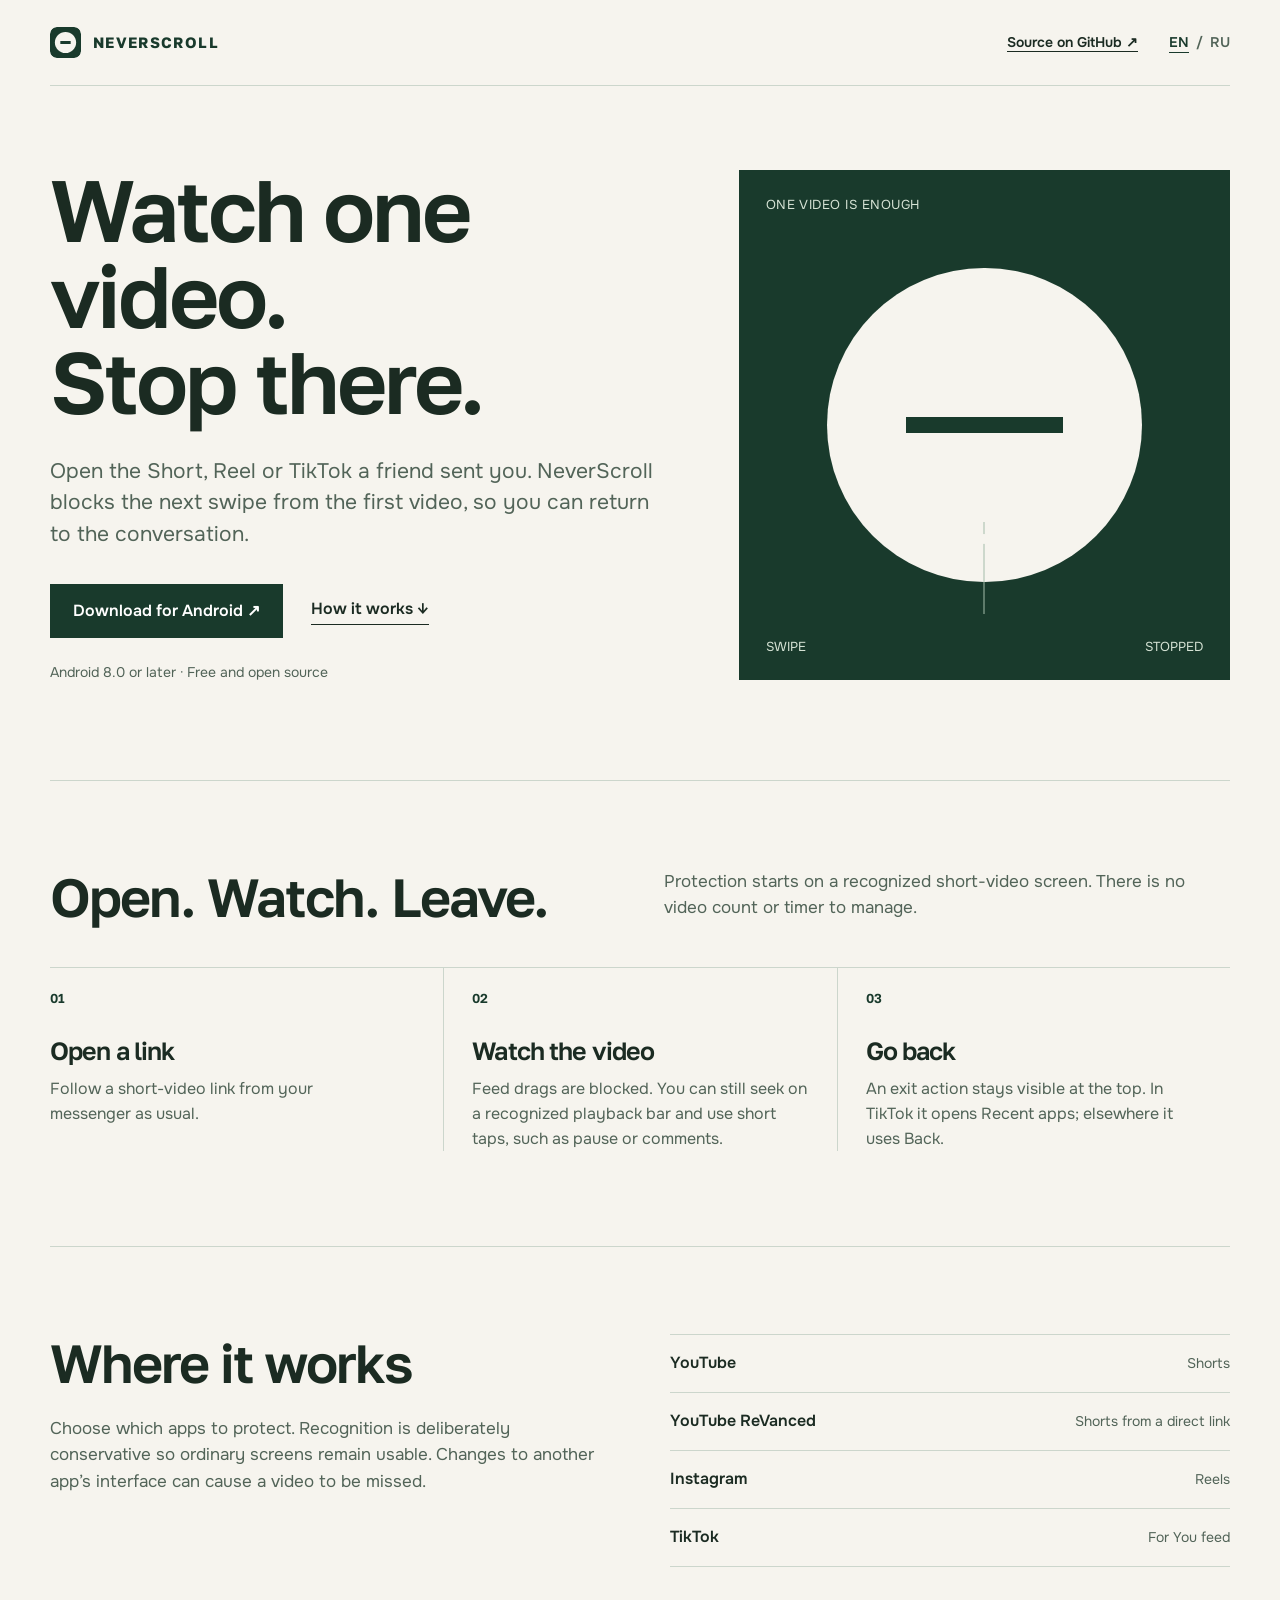
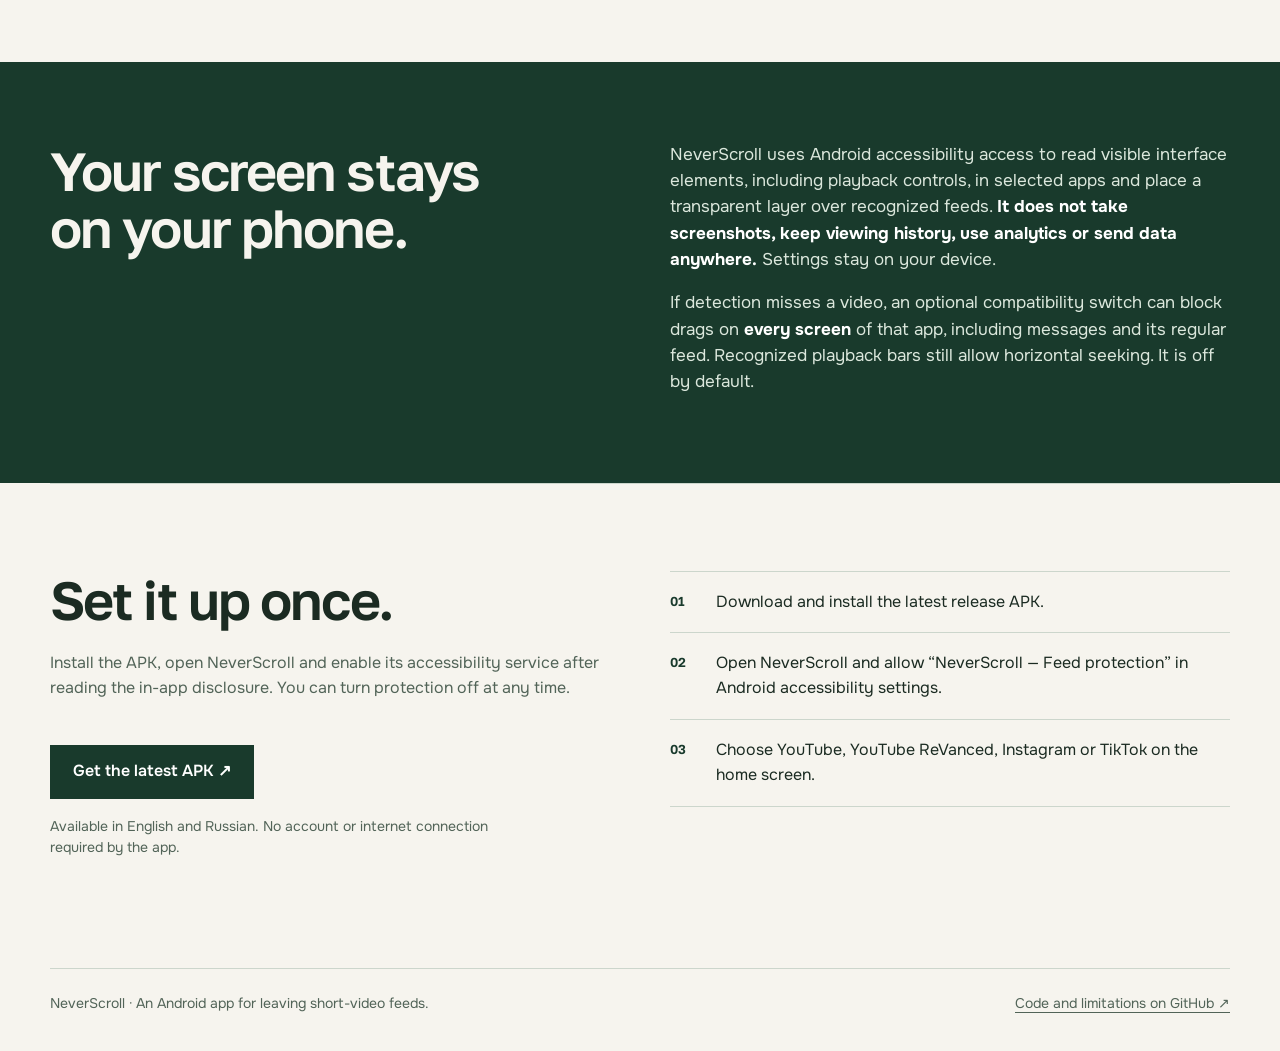
<file: docs/index.html>
<!doctype html>
<html lang="en">
<head>
  <meta charset="utf-8">
  <meta name="viewport" content="width=device-width, initial-scale=1">
  <meta name="theme-color" content="#f6f4ee">
  <meta name="description" content="NeverScroll stops the next swipe in YouTube Shorts, YouTube ReVanced, Instagram Reels and TikTok. Watch the video someone sent, then leave the feed.">
  <title>NeverScroll — Watch one video. Stop there.</title>
  <link rel="icon" href="./favicon.svg" type="image/svg+xml">
  <link rel="stylesheet" href="./style.css">
  <link rel="canonical" href="https://neverscroll-app.github.io/NeverScroll/">
  <link rel="alternate" hreflang="en" href="https://neverscroll-app.github.io/NeverScroll/">
  <link rel="alternate" hreflang="ru" href="https://neverscroll-app.github.io/NeverScroll/ru/">
</head>
<body>
  <header class="site-header wrap">
    <a class="brand" href="./" aria-label="NeverScroll home"><img src="./favicon.svg" alt="" width="31" height="31">NEVERSCROLL</a>
    <nav class="header-actions" aria-label="Site navigation">
      <a class="header-link" href="https://github.com/neverscroll-app/NeverScroll">Source on GitHub ↗</a>
      <span class="language" aria-label="Language"><a href="./" lang="en" aria-current="page">EN</a><span aria-hidden="true">/</span><a href="./ru/" lang="ru">RU</a></span>
    </nav>
  </header>
  <main>
    <section class="hero wrap" aria-labelledby="hero-title">
      <div class="hero-copy">
        <h1 id="hero-title">Watch one video.<br>Stop there.</h1>
        <p class="hero-lead">Open the Short, Reel or TikTok a friend sent you. NeverScroll blocks the next swipe from the first video, so you can return to the conversation.</p>
        <div class="actions"><a class="button" href="https://github.com/neverscroll-app/NeverScroll/releases/latest">Download for Android ↗</a><a class="text-link" href="#how-it-works">How it works ↓</a></div>
        <p class="hero-note">Android 8.0 or later · Free and open source</p>
      </div>
      <div class="hero-art" aria-hidden="true">
        <span class="art-corner">ONE VIDEO IS ENOUGH</span>
        <span class="art-icon"></span><span class="swipe-track"></span><span class="swipe-dot"></span>
        <span class="art-caption"><span>SWIPE</span><span>STOPPED</span></span>
      </div>
    </section>
    <section class="section wrap" id="how-it-works" aria-labelledby="how-title">
      <div class="section-head"><h2 id="how-title">Open. Watch. Leave.</h2><p>Protection starts on a recognized short-video screen. There is no video count or timer to manage.</p></div>
      <div class="steps">
        <div class="step"><span class="step-number">01</span><h3>Open a link</h3><p>Follow a short-video link from your messenger as usual.</p></div>
        <div class="step"><span class="step-number">02</span><h3>Watch the video</h3><p>Feed drags are blocked. You can still seek on a recognized playback bar and use short taps, such as pause or comments.</p></div>
        <div class="step"><span class="step-number">03</span><h3>Go back</h3><p>An exit action stays visible at the top. In TikTok it opens Recent apps; elsewhere it uses Back.</p></div>
      </div>
    </section>
    <section class="section wrap detail" aria-labelledby="apps-title">
      <div><h2 id="apps-title">Where it works</h2><p class="detail-copy">Choose which apps to protect. Recognition is deliberately conservative so ordinary screens remain usable. Changes to another app’s interface can cause a video to be missed.</p></div>
      <ul class="app-list">
        <li><strong>YouTube</strong><span>Shorts</span></li>
        <li><strong>YouTube ReVanced</strong><span>Shorts from a direct link</span></li>
        <li><strong>Instagram</strong><span>Reels</span></li>
        <li><strong>TikTok</strong><span>For You feed</span></li>
      </ul>
    </section>
    <section class="privacy" aria-labelledby="privacy-title">
      <div class="wrap privacy-grid">
        <h2 id="privacy-title">Your screen stays on your phone.</h2>
        <div><p>NeverScroll uses Android accessibility access to read visible interface elements, including playback controls, in selected apps and place a transparent layer over recognized feeds. <strong>It does not take screenshots, keep viewing history, use analytics or send data anywhere.</strong> Settings stay on your device.</p><p>If detection misses a video, an optional compatibility switch can block drags on <strong>every screen</strong> of that app, including messages and its regular feed. Recognized playback bars still allow horizontal seeking. It is off by default.</p></div>
      </div>
    </section>
    <section class="section wrap install" aria-labelledby="install-title">
      <div><h2 id="install-title">Set it up once.</h2><p>Install the APK, open NeverScroll and enable its accessibility service after reading the in-app disclosure. You can turn protection off at any time.</p><a class="button" href="https://github.com/neverscroll-app/NeverScroll/releases/latest">Get the latest APK ↗</a><p class="small-print">Available in English and Russian. No account or internet connection required by the app.</p></div>
      <ol><li>Download and install the latest release APK.</li><li>Open NeverScroll and allow “NeverScroll — Feed protection” in Android accessibility settings.</li><li>Choose YouTube, YouTube ReVanced, Instagram or TikTok on the home screen.</li></ol>
    </section>
  </main>
  <footer class="site-footer wrap"><p>NeverScroll · An Android app for leaving short-video feeds.</p><a href="https://github.com/neverscroll-app/NeverScroll">Code and limitations on GitHub ↗</a></footer>
</body>
</html>
</file>
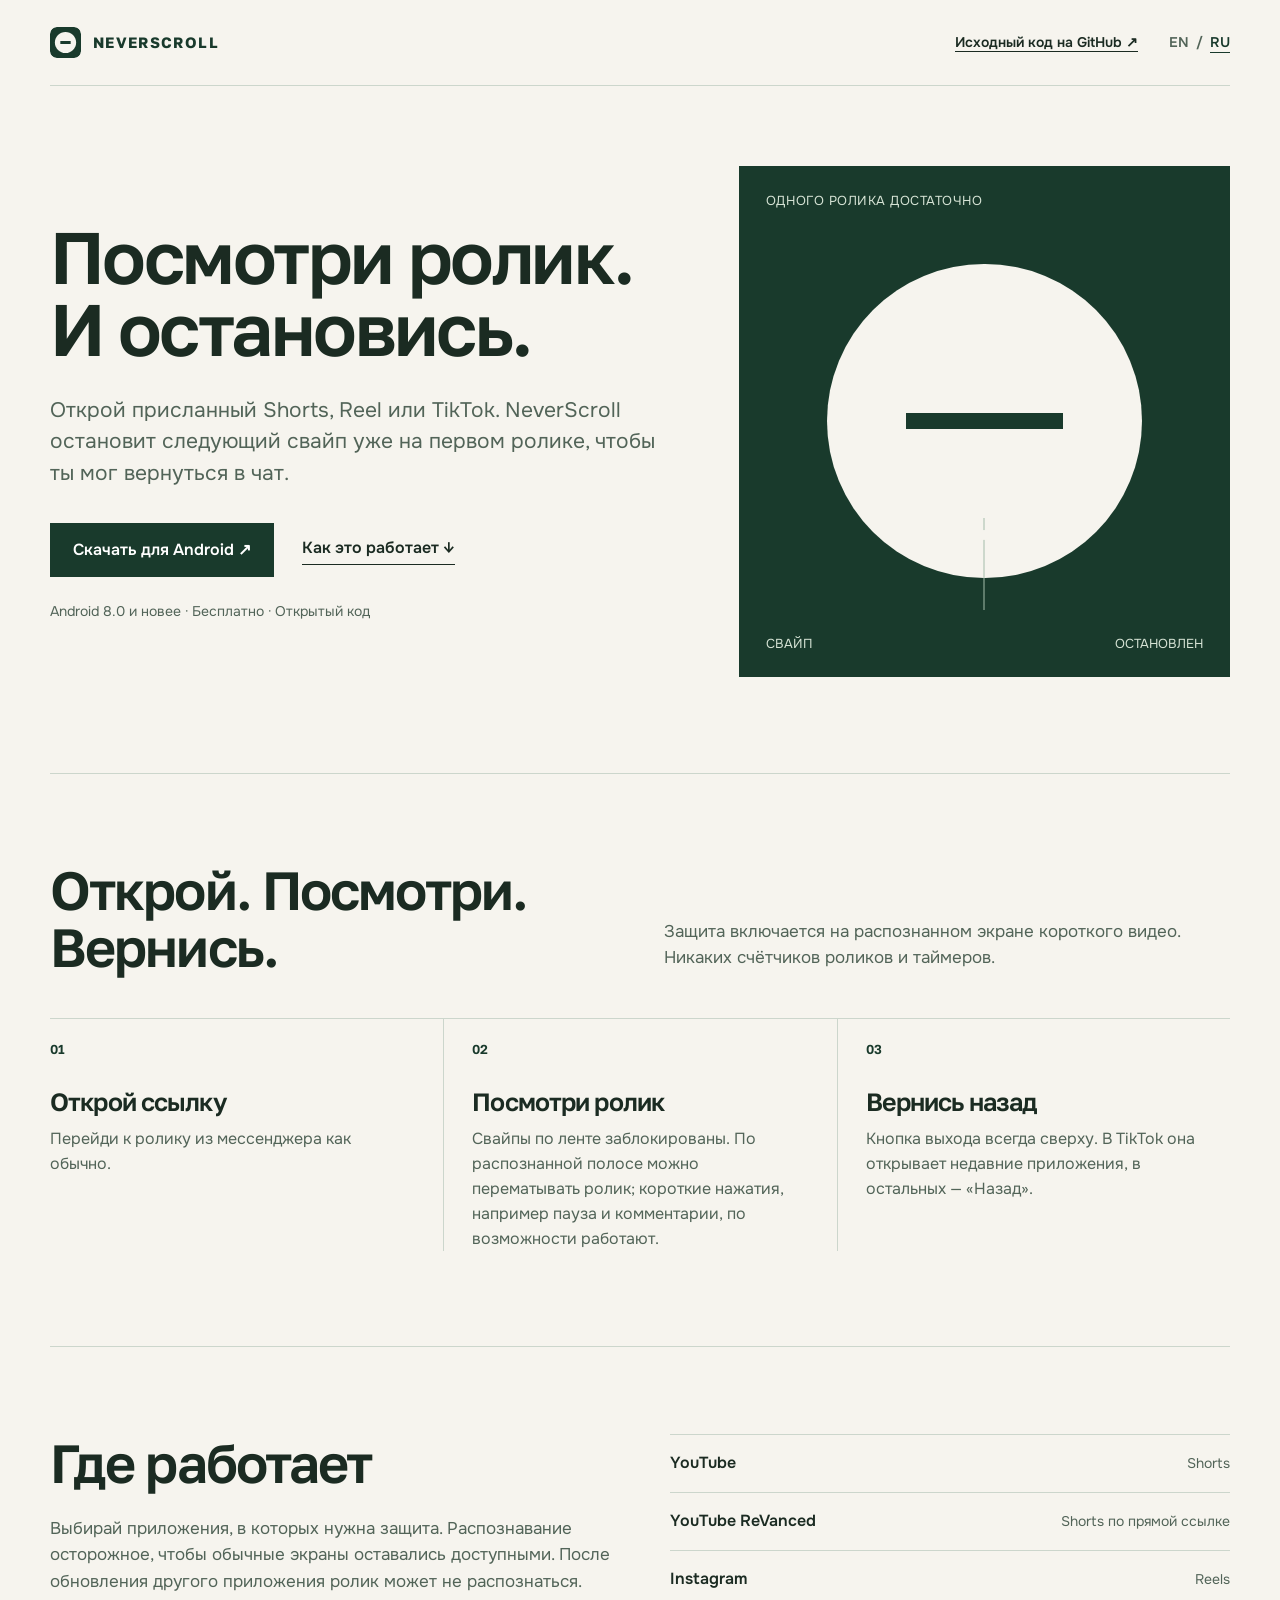
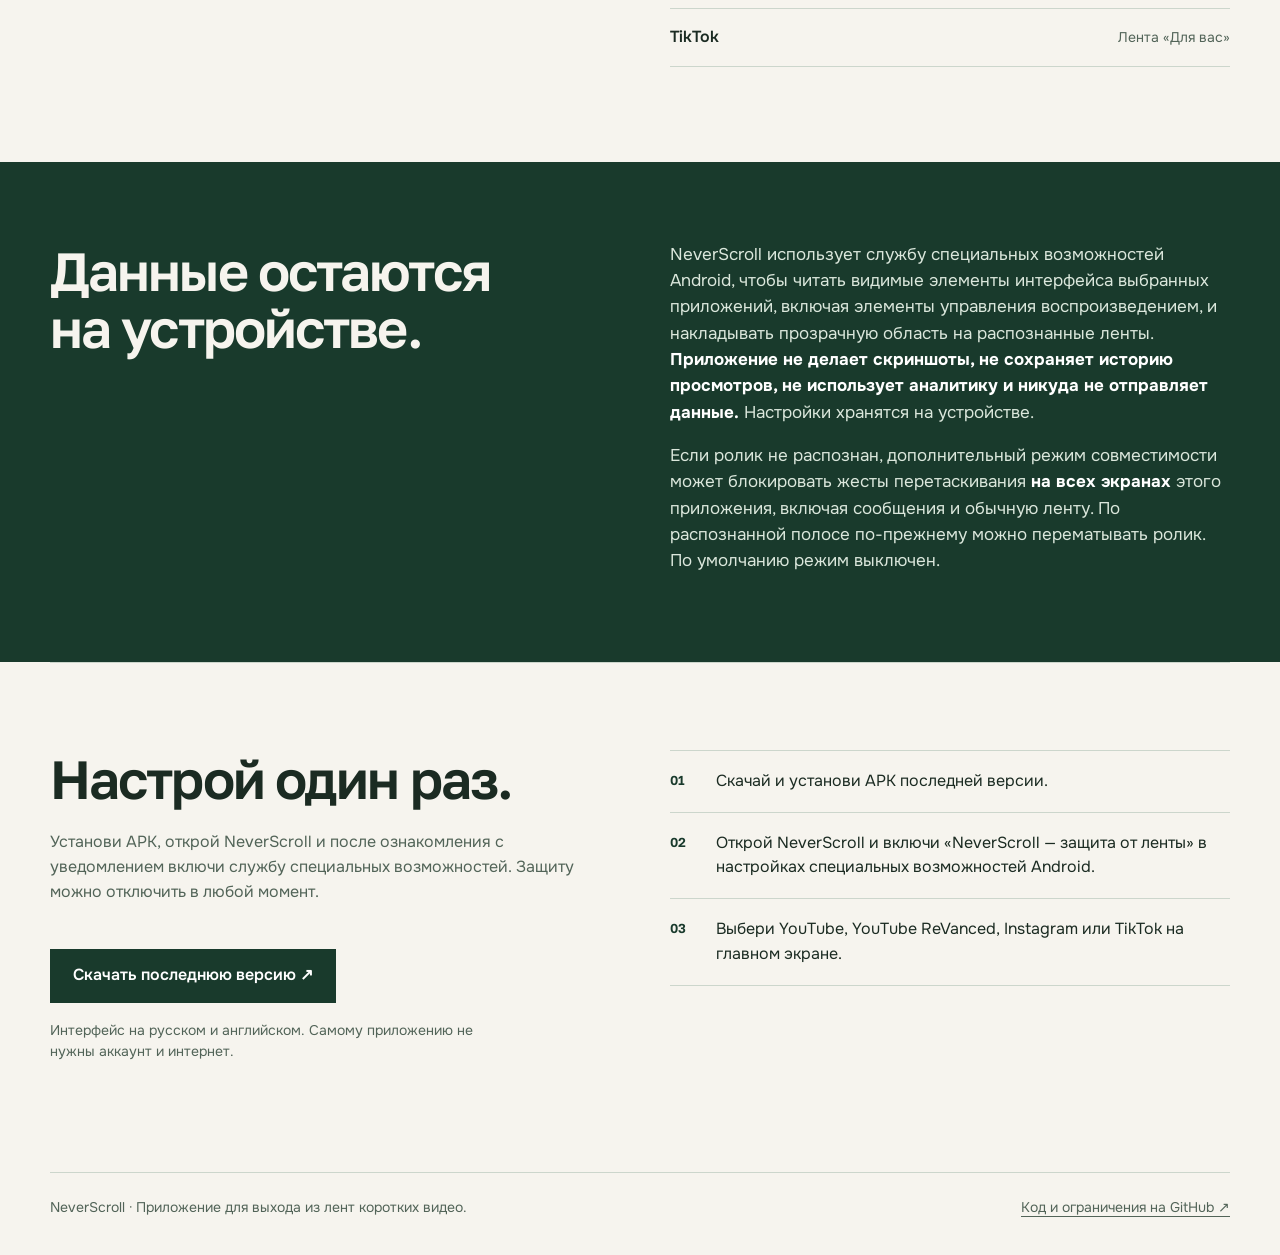
<file: docs/ru/index.html>
<!doctype html>
<html lang="ru">
<head>
  <meta charset="utf-8">
  <meta name="viewport" content="width=device-width, initial-scale=1">
  <meta name="theme-color" content="#f6f4ee">
  <meta name="description" content="NeverScroll останавливает следующий свайп в YouTube Shorts, YouTube ReVanced, Instagram Reels и TikTok. Посмотрите присланный ролик и вернитесь в чат.">
  <title>NeverScroll — Посмотри ролик. И остановись.</title>
  <link rel="icon" href="../favicon.svg" type="image/svg+xml">
  <link rel="stylesheet" href="../style.css">
  <link rel="canonical" href="https://neverscroll-app.github.io/NeverScroll/ru/">
  <link rel="alternate" hreflang="en" href="https://neverscroll-app.github.io/NeverScroll/">
  <link rel="alternate" hreflang="ru" href="https://neverscroll-app.github.io/NeverScroll/ru/">
</head>
<body>
  <header class="site-header wrap">
    <a class="brand" href="./" aria-label="Главная NeverScroll"><img src="../favicon.svg" alt="" width="31" height="31">NEVERSCROLL</a>
    <nav class="header-actions" aria-label="Навигация">
      <a class="header-link" href="https://github.com/neverscroll-app/NeverScroll">Исходный код на GitHub ↗</a>
      <span class="language" aria-label="Язык"><a href="../" lang="en">EN</a><span aria-hidden="true">/</span><a href="./" lang="ru" aria-current="page">RU</a></span>
    </nav>
  </header>
  <main>
    <section class="hero wrap" aria-labelledby="hero-title">
      <div class="hero-copy">
        <h1 id="hero-title">Посмотри ролик.<br><span class="nowrap">И остановись.</span></h1>
        <p class="hero-lead">Открой присланный Shorts, Reel или TikTok. NeverScroll остановит следующий свайп уже на первом ролике, чтобы ты мог вернуться в чат.</p>
        <div class="actions"><a class="button" href="https://github.com/neverscroll-app/NeverScroll/releases/latest">Скачать для Android ↗</a><a class="text-link" href="#how-it-works">Как это работает ↓</a></div>
        <p class="hero-note">Android 8.0 и новее · Бесплатно · Открытый код</p>
      </div>
      <div class="hero-art" aria-hidden="true">
        <span class="art-corner">ОДНОГО РОЛИКА ДОСТАТОЧНО</span>
        <span class="art-icon"></span><span class="swipe-track"></span><span class="swipe-dot"></span>
        <span class="art-caption"><span>СВАЙП</span><span>ОСТАНОВЛЕН</span></span>
      </div>
    </section>
    <section class="section wrap" id="how-it-works" aria-labelledby="how-title">
      <div class="section-head"><h2 id="how-title">Открой. Посмотри. Вернись.</h2><p>Защита включается на распознанном экране короткого видео. Никаких счётчиков роликов и таймеров.</p></div>
      <div class="steps">
        <div class="step"><span class="step-number">01</span><h3>Открой ссылку</h3><p>Перейди к ролику из мессенджера как обычно.</p></div>
        <div class="step"><span class="step-number">02</span><h3>Посмотри ролик</h3><p>Свайпы по ленте заблокированы. По распознанной полосе можно перематывать ролик; короткие нажатия, например пауза и комментарии, по возможности работают.</p></div>
        <div class="step"><span class="step-number">03</span><h3>Вернись назад</h3><p>Кнопка выхода всегда сверху. В TikTok она открывает недавние приложения, в остальных — «Назад».</p></div>
      </div>
    </section>
    <section class="section wrap detail" aria-labelledby="apps-title">
      <div><h2 id="apps-title">Где работает</h2><p class="detail-copy">Выбирай приложения, в которых нужна защита. Распознавание осторожное, чтобы обычные экраны оставались доступными. После обновления другого приложения ролик может не распознаться.</p></div>
      <ul class="app-list">
        <li><strong>YouTube</strong><span>Shorts</span></li>
        <li><strong>YouTube ReVanced</strong><span>Shorts по прямой ссылке</span></li>
        <li><strong>Instagram</strong><span>Reels</span></li>
        <li><strong>TikTok</strong><span>Лента «Для вас»</span></li>
      </ul>
    </section>
    <section class="privacy" aria-labelledby="privacy-title">
      <div class="wrap privacy-grid">
        <h2 id="privacy-title">Данные остаются на устройстве.</h2>
        <div><p>NeverScroll использует службу специальных возможностей Android, чтобы читать видимые элементы интерфейса выбранных приложений, включая элементы управления воспроизведением, и накладывать прозрачную область на распознанные ленты. <strong>Приложение не делает скриншоты, не сохраняет историю просмотров, не использует аналитику и никуда не отправляет данные.</strong> Настройки хранятся на устройстве.</p><p>Если ролик не распознан, дополнительный режим совместимости может блокировать жесты перетаскивания <strong>на всех экранах</strong> этого приложения, включая сообщения и обычную ленту. По распознанной полосе по-прежнему можно перематывать ролик. По умолчанию режим выключен.</p></div>
      </div>
    </section>
    <section class="section wrap install" aria-labelledby="install-title">
      <div><h2 id="install-title">Настрой один раз.</h2><p>Установи APK, открой NeverScroll и после ознакомления с уведомлением включи службу специальных возможностей. Защиту можно отключить в любой момент.</p><a class="button" href="https://github.com/neverscroll-app/NeverScroll/releases/latest">Скачать последнюю версию ↗</a><p class="small-print">Интерфейс на русском и английском. Самому приложению не нужны аккаунт и интернет.</p></div>
      <ol><li>Скачай и установи APK последней версии.</li><li>Открой NeverScroll и включи «NeverScroll — защита от ленты» в настройках специальных возможностей Android.</li><li>Выбери YouTube, YouTube ReVanced, Instagram или TikTok на главном экране.</li></ol>
    </section>
  </main>
  <footer class="site-footer wrap"><p>NeverScroll · Приложение для выхода из лент коротких видео.</p><a href="https://github.com/neverscroll-app/NeverScroll">Код и ограничения на GitHub ↗</a></footer>
</body>
</html>
</file>
<file: docs/style.css>
@font-face{font-family:Golos;src:url("./assets/golos-latin.woff2") format("woff2");font-style:normal;font-weight:400 700;font-display:swap}
@font-face{font-family:Golos;src:url("./assets/golos-cyrillic.woff2") format("woff2");font-style:normal;font-weight:400 700;font-display:swap;unicode-range:U+0400-045F,U+0490-0491,U+04B0-04B1,U+2116}
@font-face{font-family:Onest;src:url("./assets/onest-latin.woff2") format("woff2");font-style:normal;font-weight:400 700;font-display:swap}
@font-face{font-family:Onest;src:url("./assets/onest-cyrillic.woff2") format("woff2");font-style:normal;font-weight:400 700;font-display:swap;unicode-range:U+0400-045F,U+0490-0491,U+04B0-04B1,U+2116}

:root{color-scheme:light;--canvas:#f6f4ee;--forest:#193a2c;--ink:#1b2b22;--muted:#526458;--line:#ccd6cc;--mist:#e7ece4;--white:#fff;--focus:#a66426}
*{box-sizing:border-box}
html{scroll-behavior:smooth}
body{margin:0;background:var(--canvas);color:var(--ink);font:400 16px/1.55 Onest,Arial,sans-serif;-webkit-font-smoothing:antialiased}
::selection{background:#c4d9c5;color:var(--forest)}
a{color:inherit;text-decoration-thickness:1px;text-underline-offset:.25em}
a:hover{text-decoration-thickness:2px}
a:focus-visible{outline:3px solid var(--focus);outline-offset:5px;border-radius:3px}
img{display:block;max-width:100%}
.wrap{width:min(100% - 48px,1180px);margin-inline:auto}
.site-header{display:flex;align-items:center;justify-content:space-between;gap:24px;padding-block:27px;border-bottom:1px solid var(--line)}
.brand{display:inline-flex;align-items:center;gap:12px;color:var(--forest);font:700 15px/1 Golos,Arial,sans-serif;letter-spacing:.09em;text-decoration:none}
.brand img{width:31px;height:31px;border-radius:7px}
.header-actions{display:flex;align-items:center;gap:31px;font-size:14px;font-weight:600}
.language{display:flex;align-items:center;gap:7px;color:var(--muted);white-space:nowrap}
.language a{text-decoration:none}
.language [aria-current="page"]{color:var(--forest);text-decoration:underline;text-underline-offset:.35em}
.header-link{white-space:nowrap}
.hero{display:grid;grid-template-columns:minmax(0,1.12fr) minmax(340px,.88fr);align-items:center;gap:clamp(36px,5vw,78px);min-height:640px;padding-block:80px 96px}
.hero-copy{max-width:690px}
h1,h2,h3,p{margin-top:0}
h1,h2,h3{font-family:Golos,Arial,sans-serif;font-weight:600;letter-spacing:-.035em}
.nowrap{white-space:nowrap}
h1{font-size:clamp(56px,6.8vw,103px);line-height:.99;margin-bottom:31px;max-width:11ch}
@media(min-width:851px){html[lang="ru"] h1{font-size:clamp(62px,5.7vw,86px);max-width:14ch}}
.hero-lead{max-width:53ch;color:var(--muted);font-size:clamp(18px,2vw,21px);line-height:1.5;margin-bottom:34px}
.actions{display:flex;align-items:center;flex-wrap:wrap;gap:17px 28px}
.button{display:inline-flex;align-items:center;justify-content:center;min-height:54px;padding:12px 22px;border:1px solid var(--forest);background:var(--forest);color:var(--white);font-weight:600;text-decoration:none;transition:background .2s ease,color .2s ease,transform .2s ease}
.button:hover{background:#28523c;transform:translateY(-2px)}
.text-link{font-weight:600;text-decoration:none;border-bottom:1px solid currentColor;padding-bottom:3px}
.hero-note{margin:24px 0 0;color:var(--muted);font-size:14px}
.hero-art{position:relative;aspect-ratio:1 / 1.04;min-height:390px;background:var(--forest);overflow:hidden;display:grid;place-items:center;color:var(--canvas)}
.art-corner{position:absolute;top:25px;left:27px;font-size:13px;letter-spacing:.04em;color:#d6e3d5}
.art-caption{position:absolute;bottom:23px;left:27px;right:27px;display:flex;justify-content:space-between;gap:14px;font-size:13px;color:#d6e3d5}
.art-icon{width:min(64%,320px);aspect-ratio:1;border-radius:50%;background:var(--canvas);position:relative}
.art-icon::after{content:"";position:absolute;left:25%;right:25%;top:calc(50% - 8px);height:16px;background:var(--forest)}
.swipe-track{position:absolute;left:50%;bottom:13%;width:1px;height:18%;background:#a4bba9;transform:translateX(-50%)}
.swipe-dot{position:absolute;left:calc(50% - 5px);bottom:13%;width:10px;height:10px;border-radius:50%;background:var(--canvas);animation:stop-swipe 1.45s cubic-bezier(.22,1,.36,1) .4s both}
@keyframes stop-swipe{from{transform:translateY(0);opacity:0}25%{opacity:1}to{transform:translateY(-70px);opacity:1}}
.section{border-top:1px solid var(--line);padding-block:87px 95px}
.section-head{display:grid;grid-template-columns:1fr 1fr;gap:48px;align-items:end;margin-bottom:42px}
h2{font-size:clamp(36px,4.2vw,58px);line-height:1.07;margin-bottom:0;max-width:16ch}
.section-head p{color:var(--muted);font-size:17px;max-width:48ch;margin-bottom:4px}
.steps{display:grid;grid-template-columns:repeat(3,1fr);border-top:1px solid var(--line)}
.step{padding:24px 28px 0 0}
.step+.step{border-left:1px solid var(--line);padding-left:28px}
.step-number{display:block;color:var(--forest);font:600 13px/1 Golos,Arial,sans-serif;margin-bottom:32px}
h3{font-size:25px;line-height:1.15;margin-bottom:11px}
.step p{color:var(--muted);margin:0;max-width:31ch}
.detail{display:grid;grid-template-columns:1fr 1fr;gap:60px;align-items:start}
.detail h2{margin-bottom:24px}
.detail-copy{color:var(--muted);max-width:52ch;font-size:17px}
.app-list{list-style:none;margin:0;padding:0;border-top:1px solid var(--line)}
.app-list li{display:flex;justify-content:space-between;align-items:baseline;gap:16px;padding:16px 0;border-bottom:1px solid var(--line)}
.app-list strong{font-weight:600}
.app-list span{font-size:14px;color:var(--muted);text-align:right}
.privacy{background:var(--forest);color:var(--canvas);padding-block:80px 87px}
.privacy-grid{display:grid;grid-template-columns:1fr 1fr;gap:60px;align-items:start}
.privacy h2{max-width:13ch}
.privacy p{max-width:55ch;color:#dbe7dc;font-size:17px}
.privacy p:last-child{margin-bottom:0}
.privacy strong{color:var(--white)}
.install{display:grid;grid-template-columns:1fr 1fr;gap:60px;align-items:start}
.install h2{margin-bottom:23px}
.install p{color:var(--muted);max-width:50ch}
.install ol{counter-reset:install;list-style:none;padding:0;margin:0;border-top:1px solid var(--line)}
.install li{counter-increment:install;display:grid;grid-template-columns:34px 1fr;gap:12px;padding:18px 0;border-bottom:1px solid var(--line)}
.install li::before{content:counter(install,decimal-leading-zero);font:600 13px/1.8 Golos,Arial,sans-serif;color:var(--forest)}
.install .button{margin-top:28px}
.small-print{color:var(--muted);font-size:14px;margin-top:17px!important}
.site-footer{border-top:1px solid var(--line);display:flex;justify-content:space-between;gap:20px;padding-block:24px 36px;color:var(--muted);font-size:14px}
.site-footer p{margin:0}
@media(max-width:850px){.hero{grid-template-columns:1fr;min-height:auto;padding-block:68px 76px}.hero-copy{max-width:750px}.hero-art{width:min(100%,540px);min-height:0;aspect-ratio:1.2}.section-head,.detail,.privacy-grid,.install{grid-template-columns:1fr;gap:24px}.section-head{margin-bottom:36px}.detail{gap:36px}.privacy-grid{gap:30px}.install{gap:38px}}
@media(max-width:620px){.wrap{width:min(100% - 36px,1180px)}.site-header{padding-block:18px}.header-actions{gap:17px}.header-link{display:none}.hero{padding-block:60px 68px;gap:48px}h1{font-size:clamp(51px,12vw,72px);max-width:11ch;margin-bottom:26px}.hero-lead{font-size:18px}.hero-art{aspect-ratio:1.05}.art-icon{width:58%}.section{padding-block:65px 72px}.steps{grid-template-columns:1fr}.step,.step+.step{border-left:0;border-bottom:1px solid var(--line);padding:21px 0 24px}.step-number{margin-bottom:17px}.step p{max-width:50ch}.app-list li{align-items:center}.privacy{padding-block:66px 70px}.site-footer{flex-direction:column}.button{width:100%}.actions{align-items:stretch}.text-link{margin:3px auto 0}.art-caption{font-size:12px}}
@media(max-width:380px){html[lang="ru"] h1{font-size:clamp(37px,10vw,40px);max-width:none}}
@media(prefers-reduced-motion:reduce){html{scroll-behavior:auto}.swipe-dot{animation:none;transform:translateY(-70px)}.button{transition:none}.button:hover{transform:none}}
</file>
